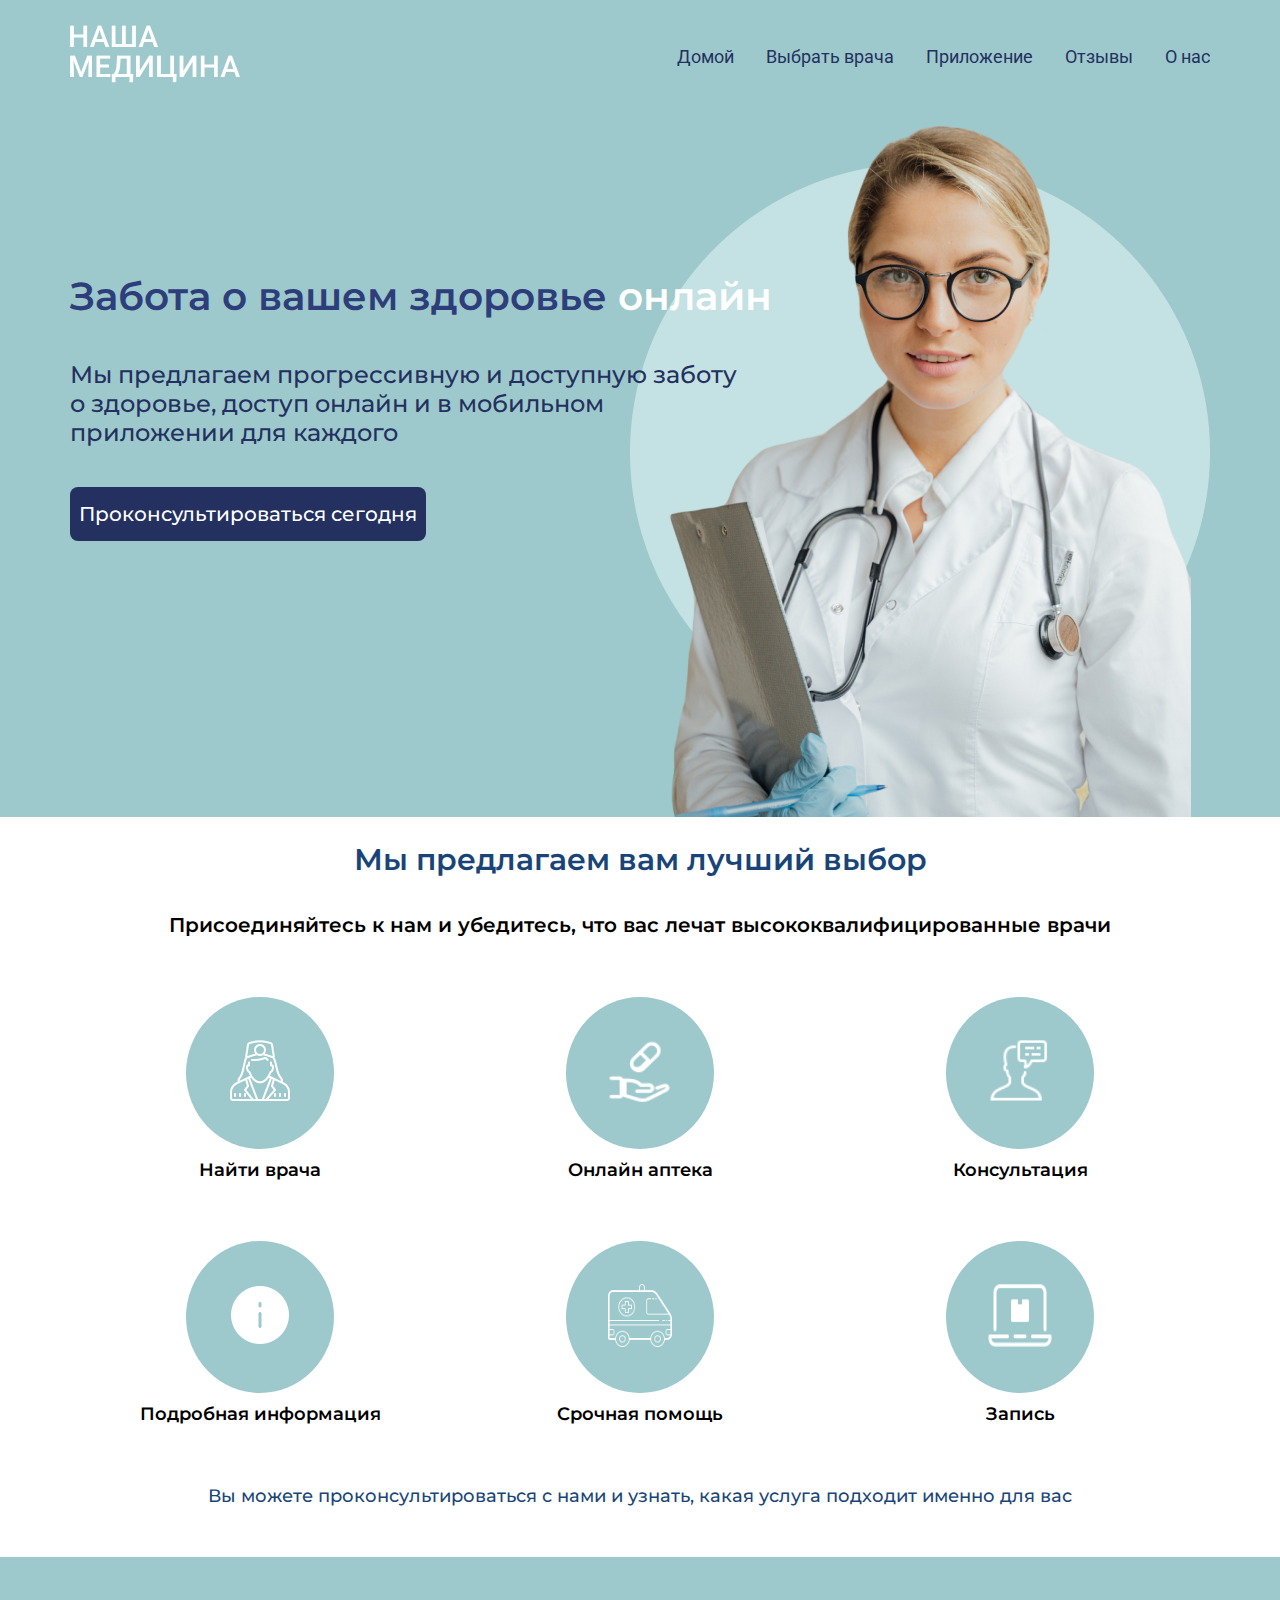
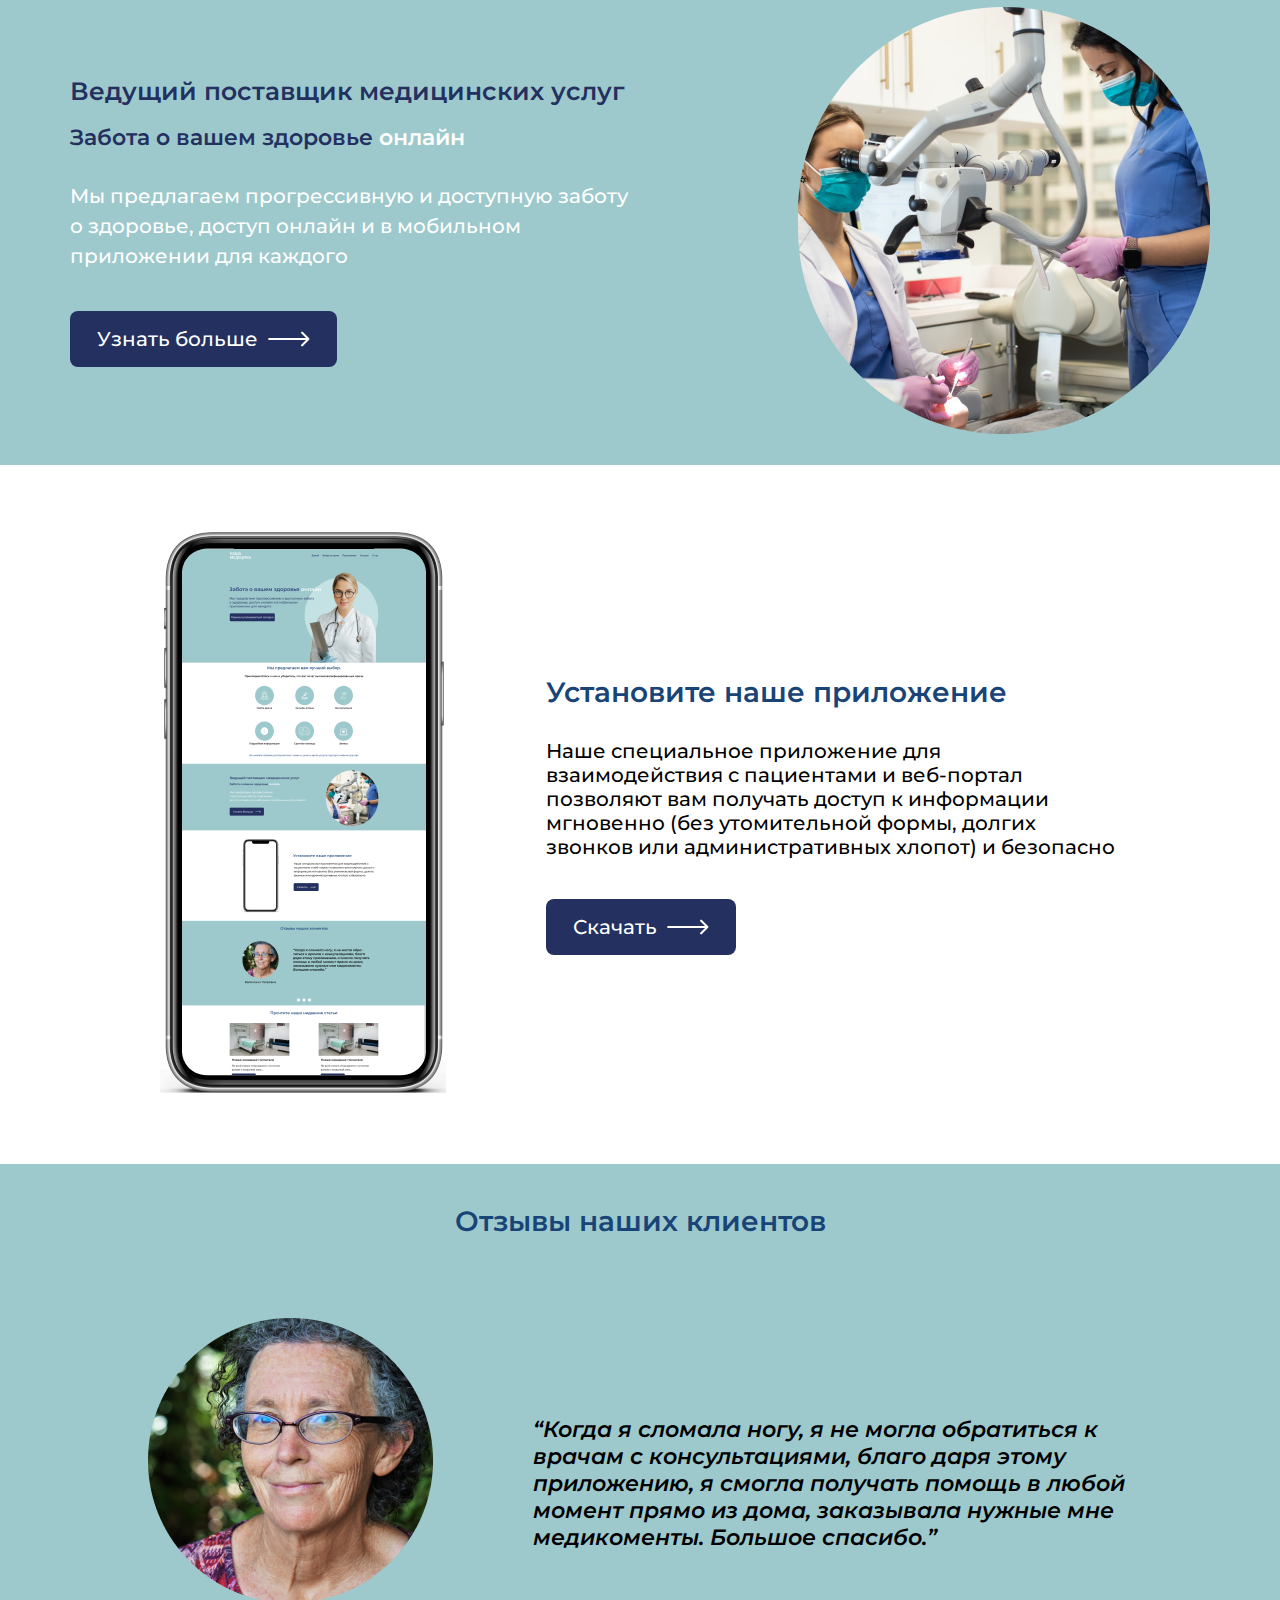
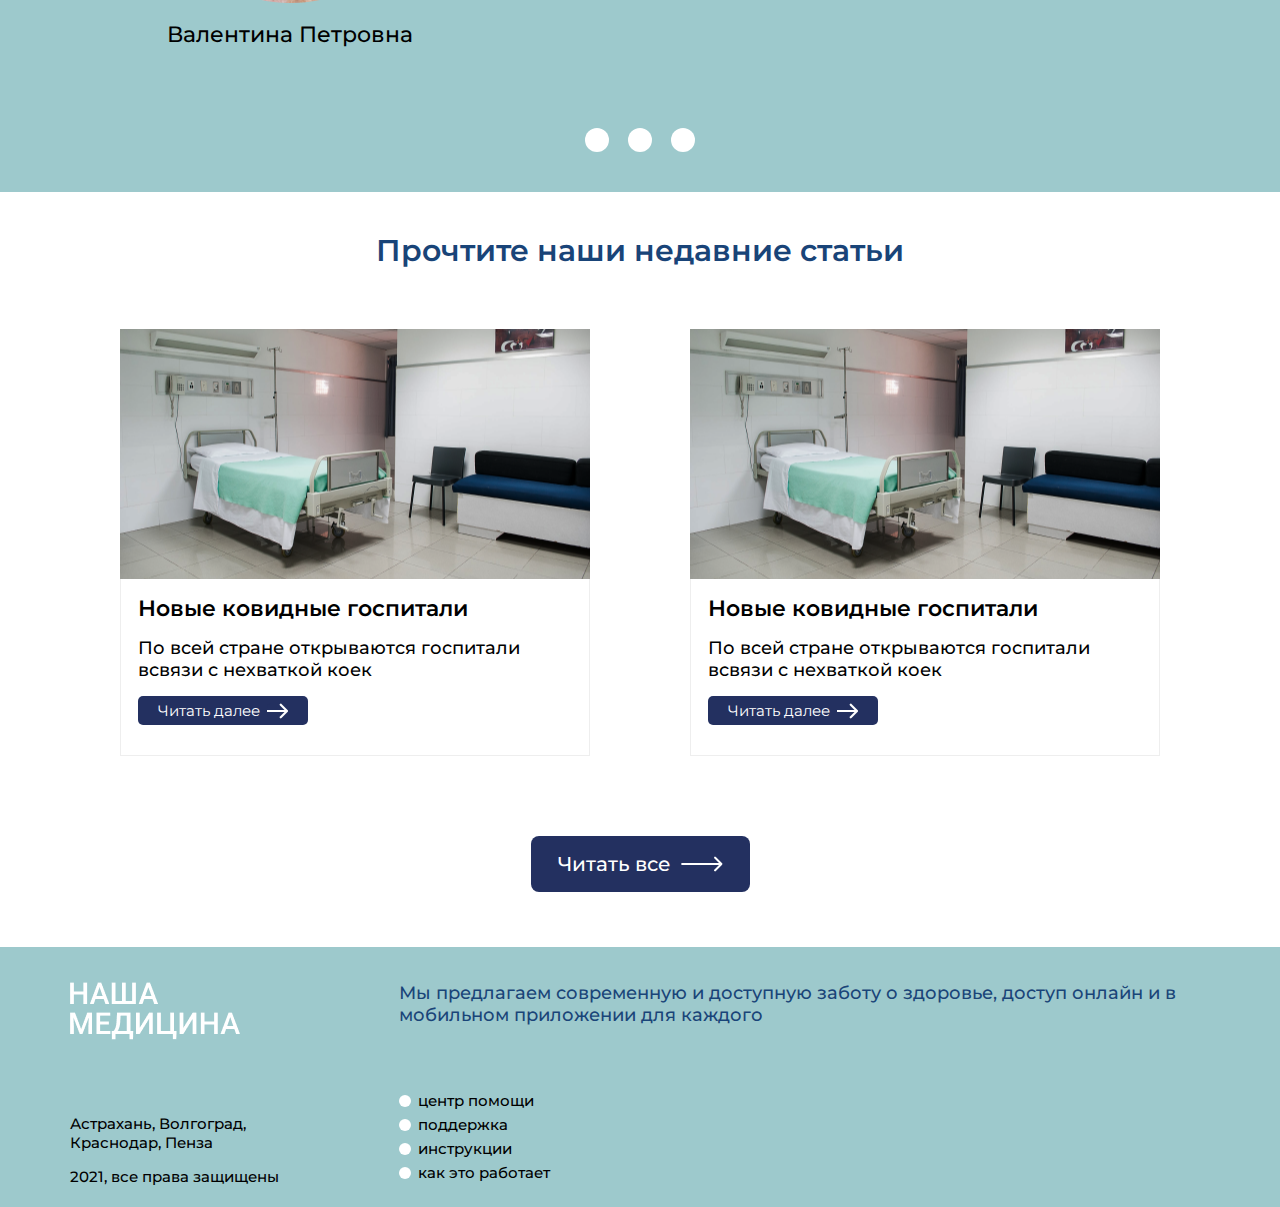
<file: index.html>
<!DOCTYPE html>
<html lang="en">
<head>
    <meta charset="UTF-8">
    <meta name="viewport" content="width=device-width, user-scalable=no, initial-scale=1.0, maximum-scale=1.0, minimum-scale=1.0">
    <meta http-equiv="X-UA-Compatible" content="ie=edge">
    <link rel="stylesheet" href="css/style.css">
    <link rel="preconnect" href="https://fonts.gstatic.com">
    <link href="https://fonts.googleapis.com/css2?family=Roboto:wght@500&display=swap" rel="stylesheet">
    <link href="https://fonts.googleapis.com/css2?family=Montserrat:ital,wght@0,400;0,500;0,600;1,400;1,600&display=swap" rel="stylesheet">
    <script src="js/script.js"></script>
    <title>ООО НАША МЕДИЦИНА</title>
</head>
<body>
<header>
    <div class="container">
        <div class="header-content">
            <div class="header-up">
                <div class="header-left">
                    <img src="img/logo.png" class="logo-top">
                </div>
                <div class="header-right">
                    <a href="#" class="nav-link">Домой</a>
                    <a href="#" class="nav-link">Выбрать врача</a>
                    <a href="#" class="nav-link">Приложение</a>
                    <a href="#" class="nav-link">Отзывы</a>
                    <a href="#" class="nav-link">О нас</a>
                </div>
                <div class="header-right-adapt">
                    <div class="burger">
                        <div class="line"></div>
                        <div class="line"></div>
                        <div class="line"></div>
                    </div>
                    <div class="menu none">
                            <a href="index.html" class="nav-link padding">Домой</a>
                            <a href="#" class="nav-link padding">Выбрать врача</a>
                            <a href="#" class="nav-link padding">Приложение</a>
                            <a href="#" class="nav-link padding">Отзывы</a>
                            <a href="#" class="nav-link padding">О нас</a>
                    </div>
                </div>
            </div>
            <div class="header-bottom">
                <div class="header-bottom-left">
                    <div class="header-title">Забота о вашем здоровье <span class="white">онлайн</span></div>
                    <div class="header-offer">Мы предлагаем прогрессивную и доступную заботу
                        о здоровье, доступ онлайн и в мобильном
                        приложении для каждого</div>
                    <a href="#" class="header-button">Проконсультироваться сегодня</a>
                </div>
                <div class="header-bottom-right">
                    <img src="img/women.png" alt="" class="header-women">
                </div>
            </div>
        </div>
    </div>
</header>
<div class="first-block">
    <div class="container">
        <div class="first-content">
            <div class="first-title">Мы предлагаем вам лучший выбор</div>
            <div class="first-title-two">Присоединяйтесь к нам и убедитесь, что вас лечат высококвалифицированные врачи</div>
            <div class="circles-all">
                <div class="circle-x">
                    <div class="circle-x-content">
                        <div class="circle-x-block">
                            <img class="circle-x-img" src="img/sister.png">
                        </div>
                        <div class="circle-x-text">Найти врача</div>
                    </div>
                </div>
                <div class="circle-x">
                    <div class="circle-x-content">
                        <div class="circle-x-block">
                            <img class="circle-x-img" src="img/help.png">
                        </div>
                        <div class="circle-x-text">Онлайн аптека</div>
                    </div>
                </div>
                <div class="circle-x">
                    <div class="circle-x-content">
                        <div class="circle-x-block">
                            <img class="circle-x-img" src="img/konsult.png">
                        </div>
                        <div class="circle-x-text">Консультация</div>
                    </div>
                </div>
                <div class="circle-x">
                    <div class="circle-x-content">
                        <div class="circle-x-block">
                            <img class="circle-x-img" src="img/info.png">
                        </div>
                        <div class="circle-x-text">Подробная информация</div>
                    </div>
                </div>
                <div class="circle-x">
                    <div class="circle-x-content">
                        <div class="circle-x-block">
                            <img class="circle-x-img" src="img/ambulance.png">
                        </div>
                        <div class="circle-x-text">Срочная помощь</div>
                    </div>
                </div>
                <div class="circle-x">
                    <div class="circle-x-content">
                        <div class="circle-x-block">
                            <img class="circle-x-img" src="img/online.png">
                        </div>
                        <div class="circle-x-text">Запись</div>
                    </div>
                </div>
            </div>
            <div class="first-title-three">Вы можете проконсультироваться с нами и узнать, какая услуга подходит именно для вас</div>
        </div>
    </div>
</div>
<div class="second-block">
    <div class="container">
        <div class="second-content">
            <div class="second-left">
                <div class="second-title">Ведущий поставщик медицинских услуг</div>
                <div class="second-title-two">Забота о вашем здоровье <span class="white">онлайн</span></div>
                <div class="second-text">Мы предлагаем прогрессивную и доступную заботу о здоровье, доступ онлайн и в мобильном приложении для каждого</div>
                <img src="img/work.png" alt="" class="second-img second-img-adaptive">
                <a href="#" class="button-arrow second-center">
                    <div class="button-arrow-content">
                        <div class="button-arrow-text">Узнать больше</div>
                        <img src="img/Arrow.png" alt="">
                    </div>
                </a>
            </div>
            <img src="img/work.png" alt="" class="second-img">
        </div>
    </div>
</div>
<div class="third-block">
    <div class="container">
        <div class="third-content">
            <div class="third-left">
                <img src="img/Телефон.png" alt="" class="phone">
            </div>
            <div class="third-right">
                <div class="third-title">Установите наше приложение</div>
                <div class="third-text">
                    Наше специальное приложение для взаимодействия с пациентами и веб-портал позволяют вам получать доступ к информации мгновенно (без утомительной формы, долгих звонков или административных хлопот) и безопасно
                </div>
                <a href="#" class="button-arrow third-center">
                    <div class="button-arrow-content">
                        <div class="button-arrow-text">Скачать</div>
                        <img src="img/Arrow.png" alt="">
                    </div>
                </a>
            </div>
        </div>
    </div>
</div>

<div class="four-block">
    <div class="container">
        <div class="four-content">
            <div class="four-title">Отзывы наших клиентов</div>
            <div class="slider">
            <div class="slider-line">
                <div class="slide-x">
                    <div class="slide-x-content">
                        <div class="slide-x-left">
                            <img src="img/face-1.png" alt="" class="slide-x-face">
                            <div class="slide-x-name">Валентина Петровна</div>
                        </div>
                        <div class="slide-x-right">“Когда я сломала ногу, я не могла обратиться к врачам с консультациями, благо даря этому приложению, я смогла получать помощь в любой момент прямо из дома, заказывала нужные мне медикоменты. Большое спасибо.”</div>
                    </div>
                </div>
                <div class="slide-x">
                    <div class="slide-x-content">
                        <div class="slide-x-left">
                            <img src="img/men.png" alt="" class="slide-x-face">
                            <div class="slide-x-name">Сергей Петрович</div>
                        </div>
                        <div class="slide-x-right">“В моём возрасте люди часто болеют, меня это также не обошло. Походы в больницу стали для меня обыденностью, но теперь с этим приложением я могу получать помощь в любой момент, в любом месте”</div>
                    </div>
                </div>
                <div class="slide-x">
                    <div class="slide-x-content">
                        <div class="slide-x-left">
                            <img src="img/men2.png" alt="" class="slide-x-face">
                            <div class="slide-x-name">Валентин Алексеевич</div>
                        </div>
                        <div class="slide-x-right">“Я люблю активный отдых, могу провести на рыбалке весь день. Но моя спина и колени, часто не позволяют мне наслаждаться этим процессом. Также часто были проблемы с сердцем. Теперь я могу проконсультироваться с врачем в любое время”</div>
                    </div>
                </div>
            </div>
            </div>
            <div class="slider-buttons">
                <div class="button-x" id="0"></div>
                <div class="button-x" id="1"></div>
                <div class="button-x" id="2"></div>
            </div>
        </div>
    </div>
</div>
<div class="five-block">
    <div class="container">
        <div class="five-content">
            <div class="five-title">Прочтите наши недавние статьи</div>
            <div class="five-news">
                <div class="news-x">
                    <div class="news-x-img"></div>
                    <div class="news-x-content">
                        <div class="news-x-title">Новые ковидные госпитали</div>
                        <div class="news-x-text">По всей стране открываются госпитали всвязи с нехваткой коек</div>
                        <a href="#" class="button-arrow-small">
                            <div class="button-arrow-content button-arrow-content-small">
                                <div class="button-arrow-text-small">Читать далее</div>
                                <img src="img/arrow2.png" alt="" class="button-arrow-small">
                            </div>
                        </a>
                    </div>
                </div>
                <div class="news-x">
                    <div class="news-x-img"></div>
                    <div class="news-x-content">
                        <div class="news-x-title">Новые ковидные госпитали</div>
                        <div class="news-x-text">По всей стране открываются госпитали всвязи с нехваткой коек</div>
                        <a href="#" class="button-arrow-small">
                            <div class="button-arrow-content button-arrow-content-small">
                                <div class="button-arrow-text-small">Читать далее</div>
                                <img src="img/arrow2.png" alt="" class="button-arrow-smal">
                            </div>
                        </a>
                    </div>
                </div>
            </div>
            <a href="news.html" class="button-arrow center">
                <div class="button-arrow-content">
                    <div class="button-arrow-text">Читать все</div>
                    <img src="img/Arrow.png" alt="">
                </div>
            </a>
        </div>
    </div>
</div>
<footer>
    <div class="container">
        <div class="footer-content">
            <div class="footer-left">
                <img src="img/logo.png" alt="" class="logo2">
                <div class="footer-smal-text">Астрахань, Волгоград, Краснодар, Пенза</div>
                <div class="footer-smal-text">2021, все права защищены</div>
            </div>
            <div class="footer-right">
                <div class="footer-title">
                    Мы предлагаем современную и доступную заботу о здоровье, доступ онлайн и в мобильном приложении для каждого
                </div>
                <div class="footer-points">
                    <div class="point-x">
                        <div class="point-img"></div>
                        <div class="point-text">центр помощи</div>
                    </div>
                    <div class="point-x">
                        <div class="point-img"></div>
                        <div class="point-text">поддержка</div>
                    </div>
                    <div class="point-x">
                        <div class="point-img"></div>
                        <div class="point-text">инструкции</div>
                    </div>
                    <div class="point-x">
                        <div class="point-img"></div>
                        <div class="point-text">как это работает</div>
                    </div>
                </div>
            </div>
        </div>
    </div>
</footer>
</body>
</html>
</file>
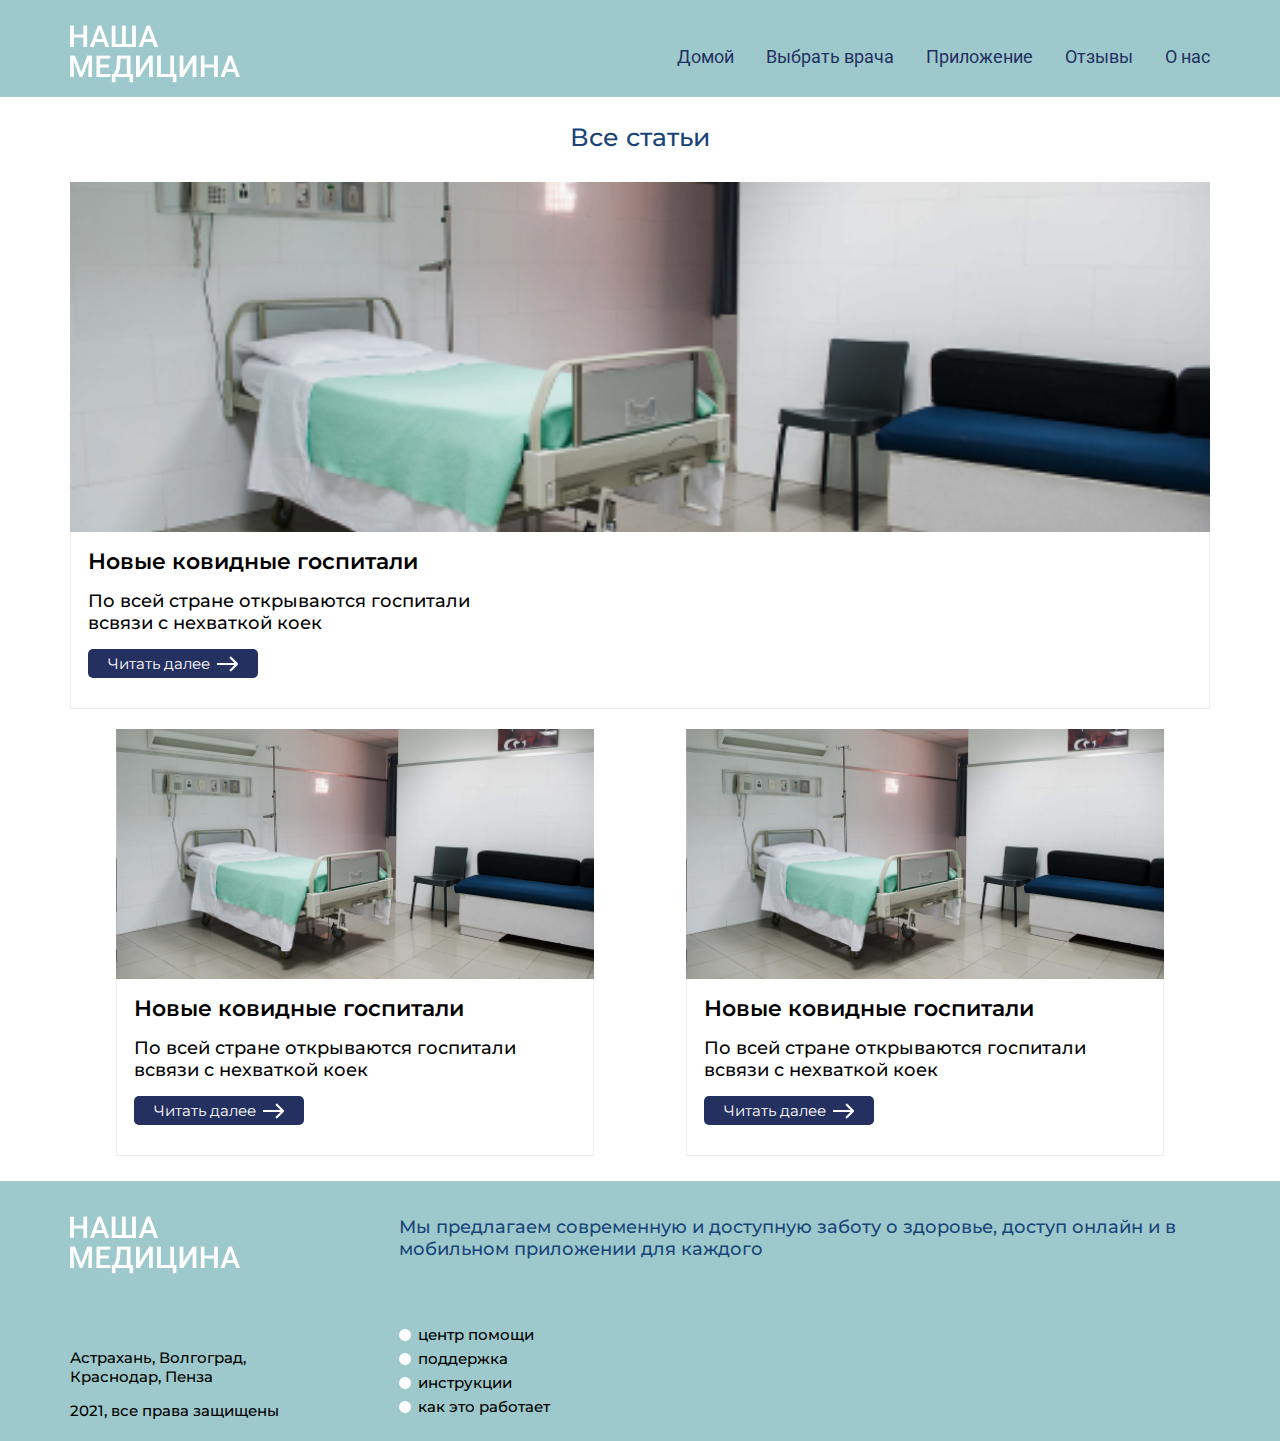
<file: news.html>
<!doctype html>
<html lang="en">
<head>
    <meta charset="UTF-8">
    <meta name="viewport"
          content="width=device-width, user-scalable=no, initial-scale=1.0, maximum-scale=1.0, minimum-scale=1.0">
    <meta http-equiv="X-UA-Compatible" content="ie=edge">
    <link rel="stylesheet" href="css/style.css">
    <link rel="preconnect" href="https://fonts.gstatic.com">
    <link href="https://fonts.googleapis.com/css2?family=Roboto:wght@500&display=swap" rel="stylesheet">
    <link href="https://fonts.googleapis.com/css2?family=Montserrat:ital,wght@0,400;0,500;0,600;1,400;1,600&display=swap" rel="stylesheet">
    <script src="js/script.js"></script>
    <title>Новости</title>
</head>
<body>
<header>
    <div class="container">
        <div class="header-content">
            <div class="header-up">
                <div class="header-left">
                    <img src="img/logo.png" class="logo-top">
                </div>
                <div class="header-right">
                    <a href="index.html" class="nav-link">Домой</a>
                    <a href="#" class="nav-link">Выбрать врача</a>
                    <a href="#" class="nav-link">Приложение</a>
                    <a href="#" class="nav-link">Отзывы</a>
                    <a href="#" class="nav-link">О нас</a>
                </div>
                <div class="header-right-adapt">
                    <div class="burger">
                        <div class="line"></div>
                        <div class="line"></div>
                        <div class="line"></div>
                    </div>
                    <div class="menu none">
                        <a href="#" class="nav-link padding">Домой</a>
                        <a href="#" class="nav-link padding">Выбрать врача</a>
                        <a href="#" class="nav-link padding">Приложение</a>
                        <a href="#" class="nav-link padding">Отзывы</a>
                        <a href="#" class="nav-link padding">О нас</a>
                    </div>
                </div>
            </div>
        </div>
    </div>
</header>

<div class="news">
    <div class="container">
        <div class="news-content">
            <div class="news-title">Все статьи</div>
            <div class="news-all">
                <div class="news-x-new big">
                    <div class="news-x-img"></div>
                    <div class="news-x-content">
                        <div class="news-x-title">Новые ковидные госпитали</div>
                        <div class="news-x-text">По всей стране открываются госпитали всвязи с нехваткой коек</div>
                        <a href="#" class="button-arrow-small">
                            <div class="button-arrow-content button-arrow-content-small">
                                <div class="button-arrow-text-small">Читать далее</div>
                                <img src="img/arrow2.png" alt="" class="button-arrow-smal">
                            </div>
                        </a>
                    </div>
                </div>
                <div class="news-x-new">
                    <div class="news-x-img"></div>
                    <div class="news-x-content">
                        <div class="news-x-title">Новые ковидные госпитали</div>
                        <div class="news-x-text">По всей стране открываются госпитали всвязи с нехваткой коек</div>
                        <a href="#" class="button-arrow-small">
                            <div class="button-arrow-content button-arrow-content-small">
                                <div class="button-arrow-text-small">Читать далее</div>
                                <img src="img/arrow2.png" alt="" class="button-arrow-smal">
                            </div>
                        </a>
                    </div>
                </div>
                <div class="news-x-new">
                    <div class="news-x-img"></div>
                    <div class="news-x-content">
                        <div class="news-x-title">Новые ковидные госпитали</div>
                        <div class="news-x-text">По всей стране открываются госпитали всвязи с нехваткой коек</div>
                        <a href="#" class="button-arrow-small">
                            <div class="button-arrow-content button-arrow-content-small">
                                <div class="button-arrow-text-small">Читать далее</div>
                                <img src="img/arrow2.png" alt="" class="button-arrow-smal">
                            </div>
                        </a>
                    </div>
                </div>
            </div>
        </div>
            </div>
            </div>
        </div>
    </div>
</div>


<footer>
    <div class="container">
        <div class="footer-content">
            <div class="footer-left">
                <img src="img/logo.png" alt="" class="logo2">
                <div class="footer-smal-text">Астрахань, Волгоград, Краснодар, Пенза</div>
                <div class="footer-smal-text">2021, все права защищены</div>
            </div>
            <div class="footer-right">
                <div class="footer-title">
                    Мы предлагаем современную и доступную заботу о здоровье, доступ онлайн и в мобильном приложении для каждого
                </div>
                <div class="footer-points">
                    <div class="point-x">
                        <div class="point-img"></div>
                        <div class="point-text">центр помощи</div>
                    </div>
                    <div class="point-x">
                        <div class="point-img"></div>
                        <div class="point-text">поддержка</div>
                    </div>
                    <div class="point-x">
                        <div class="point-img"></div>
                        <div class="point-text">инструкции</div>
                    </div>
                    <div class="point-x">
                        <div class="point-img"></div>
                        <div class="point-text">как это работает</div>
                    </div>
                </div>
            </div>
        </div>
    </div>
</footer>
</body>
</html>
</file>
<file: css/style.css>
* {
    margin: 0;
    padding: 0;
    box-sizing: border-box;
    font-family: 'Montserrat', sans-serif;
}

.container {
    max-width: 1170px;
    padding-left: 15px;
    padding-right: 15px;
    margin: 0 auto;
}

header {
    background-color: #9DC9CC;
}

.header-up {
    padding-top: 25px;
    padding-bottom: 10px;
    display: flex;
    align-items: center;
    justify-content: space-between;
}

.header-right-adapt{
    display: none;
}

.nav-link {
    color: #233060;
    font-size: 18px;
    line-height: 25px;
    text-decoration: none;
    margin-left: 28px;
    font-family: 'Roboto', sans-serif;
    font-style: normal;
    font-weight: normal;
}

.nav-link:first-child {
    margin-left: 0;
}

.nav-link:hover {
    color: white;
    transition: 0.4s;
}

.header-bottom {
    display: flex;
    justify-content: space-between;
    background-image: url('../img/women.png');
    background-repeat: no-repeat;
    background-position: right bottom;
    min-height: 80vh;
}


.header-bottom-left {
    margin-top: 175px;
}

.header-bottom-right{
    display: none;
}

.header-title {
    color: #2E3E7B;
    font-size: 39px;
    font-weight: 600;
    margin-bottom: 40px;
}

.white {
    color: white;
}

.header-offer {
    font-size: 24px;
    font-weight: 500;
    color: #233060;
    margin-bottom: 40px;
    max-width: 676px;
}

.header-button {
    display: block;
    font-size: 20px;
    font-weight: 500;
}

.header-button {
    padding-top: 15px;
    padding-bottom: 15px;
    padding-left: 9px;
    padding-right: 9px;
    background-color: #233060;
    width: max-content;
    color: white;
    text-decoration: none;
    border-radius: 8px;
    font-size: 20px;
}

.first-block {
    padding-top: 24px;
    padding-bottom: 50px;
}

.first-title {
    font-size: 30px;
    font-weight: 600;
    text-align: center;
    margin-bottom: 35px;
    color: #194478;
}

.first-title-two {
    font-size: 20px;
    font-weight: 600;
    text-align: center;
    margin-bottom: 60px;
}

.circles-all {
    display: flex;
    flex-wrap: wrap;
    justify-content: space-around;
}

.circle-x {
    width: 28%;
    display: flex;
    justify-content: center;
    margin-bottom: 60px;
}

.circle-x-img {
    width: 64px;
    height: 64px;
}

.circle-x-block {
    padding: 42px;
    background-color: #9DC9CC;
    width: max-content;
    border-radius: 50%;
    margin-bottom: 10px;
}

.circle-x-content {
    display: flex;
    flex-direction: column;
    align-items: center;
}

.circle-x-text {
    font-size: 18px;
    font-weight: 600;
}

.first-title-three {
    text-align: center;
    color: #194478;
    font-size: 18px;
    font-weight: 500;
}

.second-block {
    padding-top: 50px;
    padding-bottom: 30px;
    background-color: #9DC9CC;
}

.second-content {
    display: flex;
    align-items: center;
    justify-content: space-between;
}

.second-title {
    color: #233060;
    font-size: 25px;
    font-weight: 600;
    margin-bottom: 18px;
}

.second-title-two{
    color: #233060;
    margin-bottom: 30px;
    font-size: 22px;
    font-weight: 600;
}

.second-text{
    font-size: 20px;
    font-weight: 500;
    color: white;
    margin-bottom: 40px;
    max-width: 560px;
    line-height: 30px;
}

.second-img-adaptive{
    display: none;
}

.button-arrow{
    background-color: #233060;
    width: max-content;
    border-radius: 8px;
    display: block;
    text-decoration: none;
}

.button-arrow-content{
    display: flex;
    align-items: center;
    padding: 16px 27px 16px 27px;
}

.button-arrow-text{
    color: white;
    font-weight: 500;
    font-size: 20px;
    margin-right: 10px;
}

.third-block{
    padding-top: 67px;
    padding-bottom: 67px;
}

.third-content{
    display: flex;
    justify-content: center;
    align-items: center;

}

.third-left{
    margin-right: 100px;
}
.third-title{
    color: #194478;
    font-size: 28px;
    font-weight: 600;
    margin-bottom: 30px;
}

.third-text{
    font-size: 20px;
    font-weight: 500;
    margin-bottom: 40px;
    max-width: 575px;
}


.four-block{
    background-color: #9DC9CC;
    padding-top: 40px;
    padding-bottom: 40px;
}

.four-title{
    color: #194478;
    margin-bottom: 80px;
    font-size: 28px;
    font-weight: 600;
    text-align: center;
}

.slide-x{
    width: 1140px;
}

.slide-x-content{
    display: flex;
    align-items: center;
    justify-content: center;
    width: 1140px;
}

.slide-x-face{
    margin-bottom: 14px;
}

.slide-x-name{
    text-align: center;
    font-size: 22px;
    font-weight: 500;
}

.slide-x-left{
    margin-right: 100px;
}

.slide-x-right{
    font-style: italic;
    font-size: 22px;
    font-weight: 600;
    max-width: 600px;
}

.slider-buttons{
    display: flex;
    justify-content: center;
}

.button-x{
    width: 24px;
    height: 24px;
    margin-right: 19px;
    background-color: white;
    border-radius: 50%;
}

.button-x:last-child{
    margin-right: 0;
}

.slider-line{
    margin-bottom: 80px;
}

.five-block{
    padding-top: 40px;
    padding-bottom: 55px;
}

.five-title{
    color: #194478;
    text-align: center;
    font-weight: 600;
    font-size: 30px;
    margin-bottom: 60px;
}

.five-news{
    display: flex;
    justify-content: space-around;
    margin-bottom: 80px;
}
.news-x-img{
    background-image: url("../img/palata.png");
    background-position: center;
    background-size: cover;
    width: 470px;
    height: 250px;
}

.news-x-content{
    padding-left: 17px;
    padding-bottom: 30px;
    padding-top: 16px;
    border: 1px solid #EEEEEE;
    border-top: 0;
}

.news-x-title{
    font-size: 22px;
    font-weight: 600;
    margin-bottom: 15px;
}

.news-x-text{
    font-size: 18px;
    font-weight: 500;
    margin-bottom: 15px;
    max-width: 400px;
}

.button-arrow-small{
    display: block;
    background-color: #233060;
    color: white;
    text-decoration: none;
}

.button-arrow-text-small{
    font-size: 15px;
    margin-right: 7px;
    color: white;
}

.button-arrow-small{
    width: max-content;
    border-radius: 5px;
}

.button-arrow-content-small{
    padding: 5px 20px 5px 20px;
}

.center{
    margin: 0 auto;
}

footer{
    background-color: #9DC9CC;
    padding-top: 35px;
    padding-bottom: 20px;
}

.footer-content{
    display: flex;
    align-items: flex-start;
}

.logo2{
    margin-bottom: 70px;
}

.footer-smal-text{
    font-weight: 500;
    font-size: 15px;
    margin-bottom: 15px;
}

.footer-smal-text:last-child{
    margin-bottom: 0;
}

.footer-left{
    margin-right: 100px;
}

.footer-title{
    color: #194478;
    font-weight: 500;
    font-size: 18px;
    margin-bottom: 65px;
}

.point-img{
    background-color: white;
    width: 12px;
    height: 12px;
    border-radius: 50%;
    margin-right: 7px;
}

.point-text{
    font-weight: 500;
    font-size: 15px;
}

.point-x{
    margin-bottom: 5px;
    display: flex;
    align-items: center;
}

.footer-points{

}

.slider{
    width: 100%;
    overflow: hidden;
}
.slider-line{
    position: relative;
    left: 0;
    transition: all ease .7s;
    display: flex;
}

.button-x{
    cursor: pointer;
}

.button-x:hover{
    color: grey;
}



.news-all{
    display: flex;
    flex-wrap: wrap;
    justify-content: space-around;
}

.news-x-new{
    width: 42%;
}



.big > .news-x-img{
    width: 100%;
    height: 350px;
}

.news-all>.news-x-new>.news-x-img{
    width: 100%;
}
.big{
    width: 100%;
    margin-bottom: 20px;
}
.news-all>.big>.news-x-img{
    width: 100%;
}

.news-title{
    color: #194478;
    font-weight: 500;
    font-size: 25px;
    text-align: center;
    margin-bottom: 30px;
}

.news{
    padding-top: 25px;
    padding-bottom: 25px;
}

@media (max-width: 1200px) {
    .container{
        max-width: 970px;
    }

    .header-title{
        font-size: 31px;
    }

    .header-offer{
        font-size: 21px;
        max-width: 565px;
    }

    .second-title{
        font-size: 23px;
    }

    .second-title-two{
        font-size: 21px;
    }

    .second-text{
        font-size: 19px;
    }

    .slide-x{
        width: 940px;
    }

    .slide-x-content{
        width: 940px;
    }

    .five-title{
        font-size: 28px;
    }

    .news-x-img{
        width: 400px;
        height: 220px;
    }

    .news-x-text{
        max-width: 366px;
    }
}

@media (max-width: 992px) {
    .container {
        max-width: 750px;
    }

    .logo-top{
        width: 140px;
    }

    .nav-link{
        font-size: 16px;
        margin-left: 20px;
    }

    .header-bottom-right{
        display: block;
    }

    .header-bottom{
        background: none;
        flex-direction: column;
    }

    .header-women{
        display: block;
        margin: 0 auto;
    }

    .header-bottom-left{
        margin-top: 49px;
    }

    .header-title{
        font-size: 30px;
        text-align: center;
    }

    .header-offer{
        font-size: 20px;
        text-align: center;
        max-width: none;
    }

    .header-button{
        margin: 0 auto;
        font-size: 18px;
    }

    .header-women{
        width: 400px
    }

    .header-bottom-left{
        margin-bottom: 24px;
    }

    .first-title{
        font-size: 25px;
    }

    .first-title-two{
        font-size: 19px;
    }

    .circle-x{
        margin-bottom: 40px;
    }

    .circle-x-block{
        padding: 30px;
    }

    .circle-x-img{
        width: 54px;
        height: 54px;
    }

    .circle-x{
        width: 30%;
    }

    .circle-x-text{
        font-size: 16px;
    }

    .first-title-three{
        font-size: 17px;
    }

    .third-left{
        margin-right: 15px;
    }

    .third-title{
        font-size: 25px;
    }

    .phone{
        width: 230px;
    }

    .button-arrow-content{
        padding: 14px 25px 14px 25px;
    }

    .button-arrow-text{
        font-size: 19px;
    }

    .four-title{
        margin-bottom: 48px;
        font-size: 28px;
    }

    .slider-line{
        margin-bottom: 45px;
    }

    .slide-x{
        width: 720px;
    }

    .slide-x-content{
        width: 720px;
        flex-direction: column;
    }

    .slide-x-left{
        margin-right: 0;
        margin-bottom: 16px;
    }

    .slide-x-face{
        margin-bottom: 9px;
        width: 247px;
    }

    .slide-x-name{
        font-size: 19px;
    }

    .slide-x-right{
        font-size: 19px;
        max-width: none;
        text-align: center;
    }

    .five-title{
        font-size: 25px;
        margin-bottom: 45px;
    }

    .news-x-img{
        width: 350px;
        height: 200px;
    }

    .news-x-content{
        padding-left: 9px;
        padding-bottom: 20px;
    }

    .news-x-title{
        font-size: 19px;
    }

    .news-x-text{
        font-size: 16px;
        max-width: 337px;
    }

    .button-arrow-content-small{
        padding: 10px 18px 10px 18px;
    }

    .second-img{
        display: none;
    }
    .second-img-adaptive{
        display: block;
    }


    .second-content{
        display: block;
    }

    .second-title{
        font-size: 23px;
        text-align: center;
        margin-bottom: 15px;
    }

    .second-title-two{
        font-size: 21px;
        text-align: center;
        margin-bottom: 35px;
    }

    .second-text{
        font-size: 18px;
        max-width: none;
        text-align: center;
        margin-bottom: 36px;
    }

    .second-img-adaptive{
        margin: 0 auto;
        width: 350px;
        margin-bottom: 13px;
    }

    .second-center{
        margin: 0 auto;
    }

    .big > .news-x-img {
        height: 200px;
    }

}


@media (max-width: 767px) {
    .container {
        max-width: 480px;
    }

    .header-right{
        display: none;
    }

    .header-right-adapt{
        display: block;
        cursor: pointer;
        position: relative;
    }

    .burger{
        position: relative;
    }

    .padding{
        display: block;
        margin-left: 0;
        padding: 6px;
        background-color: #8ab3cc;
    }

    .menu{
        position: absolute;
        left: -91px;
    }

    .line{
        margin-bottom: 3px;
        width: 24px;
        height: 4px;
        background-color: white
    }

    .none{
        display: none;
    }

    .block{
        display: block;
    }

    .header-title{
        font-size: 23px;
    }

    .header-offer{
        font-size: 23px;
    }

    .header-button{
        font-size: 16px;
        padding-left: 13px;
        padding-right: 13px;
    }

    .header-women{
        width: 365px;
    }

    .first-title{
        font-size: 22px;
    }

    .first-title-two{
        font-size: 17px;
    }

    .circle-x{
        width: 33%;
    }

    .circle-x-block{
        padding: 26px;
    }

    .circle-x-img{
        width: 43px;
        height: 43px;
    }

    .circle-x-text{
        font-size: 15px;
        text-align: center;
    }

    .first-title-three{
        font-size: 15px;
    }

    .second-title{
        font-size: 21px;
    }

    .second-title-two{
        font-size: 19px;
    }

    .second-text{
        font-size: 17px;
    }

    .second-img-adaptive{
        width: 328px;
    }

    .button-arrow-content{
        padding: 12px 21px 12px 21px;
    }
    .button-arrow-text{
        font-size: 17px;
    }

    .third-left{
        display: none;
    }

    .third-title{
        font-size: 20px;
        text-align: center;
    }

    .third-text{
        font-size: 17px;
    }

    .third-center{
        margin: 0 auto;
    }

    .four-title{
        font-size: 22px;
    }

    .slide-x-content{
        width: 450px;
    }

    .slide-x-face{
        width: 224px;
    }

    .slide-x-right{
        font-size: 18px;
    }

    .button-x{
        width: 20px;
        height: 20px;
    }

    .five-title{
        font-size: 22px;
    }

    .five-news{
        justify-content: unset;
        flex-wrap: wrap;
    }

    .news-x{
        width: 100%;
        margin-bottom: 10px;
    }

    .news-x-img{
        width: 100%;
    }

    .logo2{
        width: 125px;
        margin-bottom: 17px;
    }

    .footer-content{
        flex-direction: column-reverse;
    }

    .footer-right{
        margin-bottom: 22px;
    }

    .footer-title{
        font-size: 18px;
        margin-bottom: 20px;
    }

    .news-x-new{
        width: 100%;
    }
}

@media (max-width: 375px){
    .container{
        width: 100%;
        padding-left: 5px;
        padding-right: 5px;
    }

    .header-offer{
        font-size: 18px;
    }

    .header-women{
        width: 342px;
    }

    .slide-x{
        width: 347px;
    }

    .slide-x-content{
        width: 347px;
    }

    .slide-x-right{
        font-size: 16px;
    }
}
</file>
